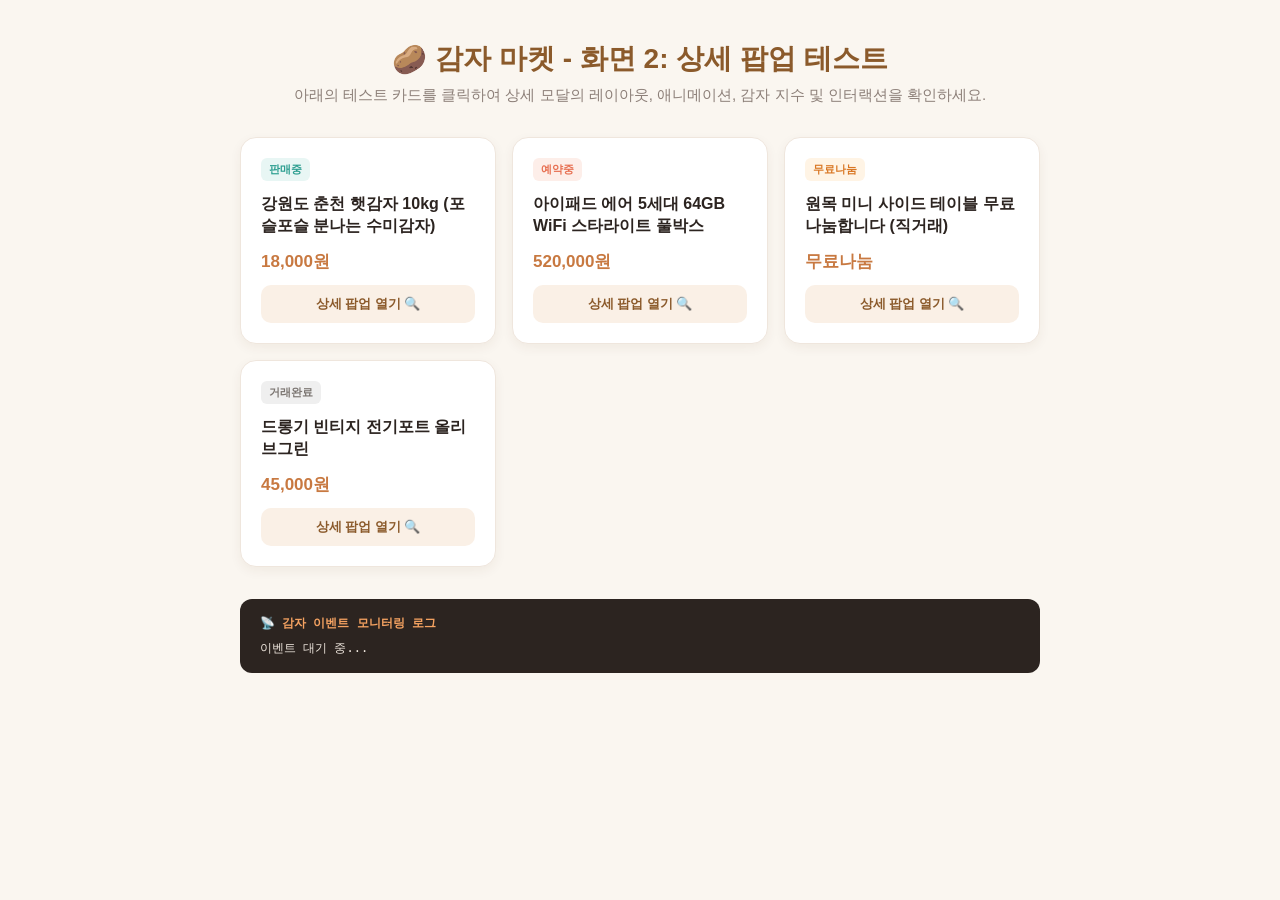
<file: components/test-product-detail.html>
<!DOCTYPE html>
<html lang="ko">
<head>
  <meta charset="UTF-8" />
  <meta name="viewport" content="width=device-width, initial-scale=1.0" />
  <title>감자(Gamza) - 상품 상세 팝업 테스트</title>
  <!-- 상세 모달 스타일 -->
  <link rel="stylesheet" href="./product-detail.css" />
  <style>
    * {
      box-sizing: border-box;
      margin: 0;
      padding: 0;
    }
    body {
      font-family: -apple-system, BlinkMacSystemFont, "Apple SD Gothic Neo", "Pretendard Variable", sans-serif;
      background-color: #FAF6F0;
      color: #372F2B;
      padding: 40px 20px;
      min-height: 100vh;
    }
    .demo-header {
      max-width: 800px;
      margin: 0 auto 32px;
      text-align: center;
    }
    .demo-title {
      font-size: 28px;
      font-weight: 800;
      color: #8B5A2B;
      display: flex;
      align-items: center;
      justify-content: center;
      gap: 8px;
      margin-bottom: 8px;
    }
    .demo-desc {
      color: #8C7F78;
      font-size: 15px;
    }
    .test-cards-grid {
      max-width: 800px;
      margin: 0 auto;
      display: grid;
      grid-template-columns: repeat(auto-fill, minmax(240px, 1fr));
      gap: 16px;
    }
    .test-card {
      background: #FFFFFF;
      border: 1px solid #EFE6DD;
      border-radius: 16px;
      padding: 20px;
      display: flex;
      flex-direction: column;
      gap: 12px;
      cursor: pointer;
      box-shadow: 0 4px 12px rgba(84, 48, 20, 0.06);
      transition: transform 0.2s ease, box-shadow 0.2s ease, border-color 0.2s ease;
    }
    .test-card:hover {
      transform: translateY(-4px);
      box-shadow: 0 10px 24px rgba(84, 48, 20, 0.12);
      border-color: #C87941;
    }
    .test-card-tag {
      align-self: flex-start;
      font-size: 11px;
      font-weight: 700;
      padding: 4px 8px;
      border-radius: 6px;
    }
    .test-card-tag.sale { background: #E8F6F4; color: #2A9D8F; }
    .test-card-tag.reserved { background: #FDEEE9; color: #E76F51; }
    .test-card-tag.sold { background: #EFEFEF; color: #7A7470; }
    .test-card-tag.free { background: #FFF4E5; color: #D97724; }
    .test-card-title {
      font-size: 16px;
      font-weight: 700;
      color: #2C2420;
      line-height: 1.4;
    }
    .test-card-price {
      font-size: 17px;
      font-weight: 800;
      color: #C87941;
    }
    .test-card-btn {
      margin-top: auto;
      padding: 10px;
      background: #FAF0E6;
      color: #8B5A2B;
      border: none;
      border-radius: 10px;
      font-weight: 700;
      font-size: 13px;
      cursor: pointer;
      display: flex;
      align-items: center;
      justify-content: center;
      gap: 6px;
    }
    .test-card:hover .test-card-btn {
      background: #C87941;
      color: #FFFFFF;
    }
    .event-log-panel {
      max-width: 800px;
      margin: 32px auto 0;
      background: #2C2420;
      color: #EFE7DE;
      padding: 16px 20px;
      border-radius: 12px;
      font-family: monospace;
      font-size: 12px;
    }
    .event-log-title {
      color: #F4A261;
      font-weight: bold;
      margin-bottom: 8px;
    }
  </style>
</head>
<body>

  <header class="demo-header">
    <h1 class="demo-title"><span>🥔</span> 감자 마켓 - 화면 2: 상세 팝업 테스트</h1>
    <p class="demo-desc">아래의 테스트 카드를 클릭하여 상세 모달의 레이아웃, 애니메이션, 감자 지수 및 인터랙션을 확인하세요.</p>
  </header>

  <div class="test-cards-grid">
    <!-- 테스트 케이스 1: 감자왕의 햇감자 (판매중, 99℃) -->
    <div class="test-card" id="card-1">
      <span class="test-card-tag sale">판매중</span>
      <h3 class="test-card-title">강원도 춘천 햇감자 10kg (포슬포슬 분나는 수미감자)</h3>
      <div class="test-card-price">18,000원</div>
      <button type="button" class="test-card-btn">상세 팝업 열기 🔍</button>
    </div>

    <!-- 테스트 케이스 2: 아이패드 에어 (예약중, 62.5℃) -->
    <div class="test-card" id="card-2">
      <span class="test-card-tag reserved">예약중</span>
      <h3 class="test-card-title">아이패드 에어 5세대 64GB WiFi 스타라이트 풀박스</h3>
      <div class="test-card-price">520,000원</div>
      <button type="button" class="test-card-btn">상세 팝업 열기 🔍</button>
    </div>

    <!-- 테스트 케이스 3: 무료 나눔 (36.5℃ 기본 온도) -->
    <div class="test-card" id="card-3">
      <span class="test-card-tag free">무료나눔</span>
      <h3 class="test-card-title">원목 미니 사이드 테이블 무료 나눔합니다 (직거래)</h3>
      <div class="test-card-price">무료나눔</div>
      <button type="button" class="test-card-btn">상세 팝업 열기 🔍</button>
    </div>

    <!-- 테스트 케이스 4: 거래 완료 (75℃) -->
    <div class="test-card" id="card-4">
      <span class="test-card-tag sold">거래완료</span>
      <h3 class="test-card-title">드롱기 빈티지 전기포트 올리브그린</h3>
      <div class="test-card-price">45,000원</div>
      <button type="button" class="test-card-btn">상세 팝업 열기 🔍</button>
    </div>
  </div>

  <div class="event-log-panel">
    <div class="event-log-title">📡 감자 이벤트 모니터링 로그</div>
    <div id="log-output">이벤트 대기 중...</div>
  </div>

  <!-- 상세 모달 스크립트 (모달 마크업 자동 주입 지원) -->
  <script src="./product-detail.js"></script>

  <script>
    const sampleProducts = [
      {
        id: 1,
        title: '강원도 춘천 햇감자 10kg (포슬포슬 분나는 수미감자)',
        category: '식품/농산물',
        price: 18000,
        location: '강원도 춘천시 퇴계동',
        timeAgo: '10분 전',
        status: '판매중',
        image: 'https://images.unsplash.com/photo-1518977676601-b53f82aba655?w=600&auto=format&fit=crop&q=80',
        description: '강원도 춘천 밭에서 직접 캐낸 싱싱하고 포슬포슬한 햇감자입니다!\n쪄서 설탕이나 소금 찍어 먹어도 기가 막히고, 감자전이나 된장찌개에 넣어도 최고예요.\n\n- 품종: 강원도 수미감자\n- 수량: 10kg 박스 포장\n- 거래 희망 장소: 퇴계동 주민센터 앞 또는 남춘천역 인근 직거래 선호합니다.\n\n정성스레 캐서 보내드리니 편하게 문의주세요! 🥔❤️',
        seller: {
          name: '감자왕김감자',
          location: '춘천시 퇴계동',
          temperature: 99.0,
          temperatureLabel: '따뜻한 감자 99℃'
        },
        liked: false,
        likeCount: 18
      },
      {
        id: 2,
        title: '아이패드 에어 5세대 64GB WiFi 스타라이트 풀박스',
        category: '디지털기기',
        price: 520000,
        location: '서울시 강남구 역삼동',
        timeAgo: '30분 전',
        status: '예약중',
        image: 'https://images.unsplash.com/photo-1544244015-0df4b3ffc6b0?w=600&auto=format&fit=crop&q=80',
        description: '구매 후 케이스와 강화유리 필름을 항상 부착하여 기스 없이 깨끗합니다.\n배터리 효율 98%이고 충전기, 케이블 등 구성품 모두 보관 중입니다.\n현재 예약자분이 계시며 예약 취소 시 순서대로 연락드리겠습니다.',
        seller: {
          name: '얼리어답터감자',
          location: '강남구 역삼동',
          temperature: 62.5,
          temperatureLabel: '따뜻한 감자 62.5℃'
        },
        liked: true,
        likeCount: 42
      },
      {
        id: 3,
        title: '원목 미니 사이드 테이블 무료 나눔합니다 (직거래)',
        category: '가구/인테리어',
        price: 0,
        isFree: true,
        location: '서울시 서초구 서초동',
        timeAgo: '1시간 전',
        status: '판매중',
        image: 'https://images.unsplash.com/photo-1532372320572-cda25653a26d?w=600&auto=format&fit=crop&q=80',
        description: '이사 일정으로 인해 가구를 정리하면서 필요하신 분께 나눔합니다.\n약간의 생활 스크래치는 있으나 사용하시는데 전혀 지장 없습니다.\n부피가 있어 서초역 인근 직접 오셔서 가져가실 분만 연락 부탁드립니다.',
        seller: {
          name: '나눔요정감자',
          location: '서초구 서초동',
          temperature: 36.5,
          temperatureLabel: '포근한 감자 36.5℃'
        },
        liked: false,
        likeCount: 9
      },
      {
        id: 4,
        title: '드롱기 빈티지 전기포트 올리브그린',
        category: '생활가전',
        price: 45000,
        location: '서울시 송파구 잠실동',
        timeAgo: '1일 전',
        status: '거래 완료',
        image: 'https://images.unsplash.com/photo-1585515320310-259814833e62?w=600&auto=format&fit=crop&q=80',
        description: '주방 인테리어용으로 훌륭한 드롱기 아이코나 빈티지 전기포트입니다.\n좋은 분께 안전하게 거래 완료되었습니다. 감사합니다!',
        seller: {
          name: '잠실댁포테이토',
          location: '송파구 잠실동',
          temperature: 75.0,
          temperatureLabel: '따뜻한 감자 75℃'
        },
        liked: false,
        likeCount: 15
      }
    ];

    const logOutput = document.getElementById('log-output');
    function log(message) {
      const time = new Date().toLocaleTimeString();
      logOutput.innerHTML = `[${time}] ${message}<br>` + logOutput.innerHTML;
    }

    // 카드 클릭 이벤트 바인딩
    document.getElementById('card-1').addEventListener('click', () => {
      window.GamzaDetail.open(sampleProducts[0]);
    });
    document.getElementById('card-2').addEventListener('click', () => {
      window.GamzaDetail.open(sampleProducts[1]);
    });
    document.getElementById('card-3').addEventListener('click', () => {
      window.GamzaDetail.open(sampleProducts[2]);
    });
    document.getElementById('card-4').addEventListener('click', () => {
      window.GamzaDetail.open(sampleProducts[3]);
    });

    // 글로벌 커스텀 이벤트 리스닝
    window.addEventListener('gamza:detail:open', (e) => {
      log(`👉 [gamza:detail:open] 상품 열림 - "${e.detail.product.title}" (${e.detail.product.price}원, 판매자: ${e.detail.product.seller.name})`);
    });

    window.addEventListener('gamza:detail:close', (e) => {
      log(`👈 [gamza:detail:close] 상품 닫힘`);
    });

    window.addEventListener('gamza:detail:like', (e) => {
      log(`❤️ [gamza:detail:like] 관심 토글 - ID: ${e.detail.productId}, 관심여부: ${e.detail.liked}, 총 관심수: ${e.detail.likeCount}`);
    });

    window.addEventListener('gamza:detail:chat', (e) => {
      log(`💬 [gamza:detail:chat] 채팅 시도 - 상품 ID: ${e.detail.productId}`);
    });
  </script>
</body>
</html>
</file>
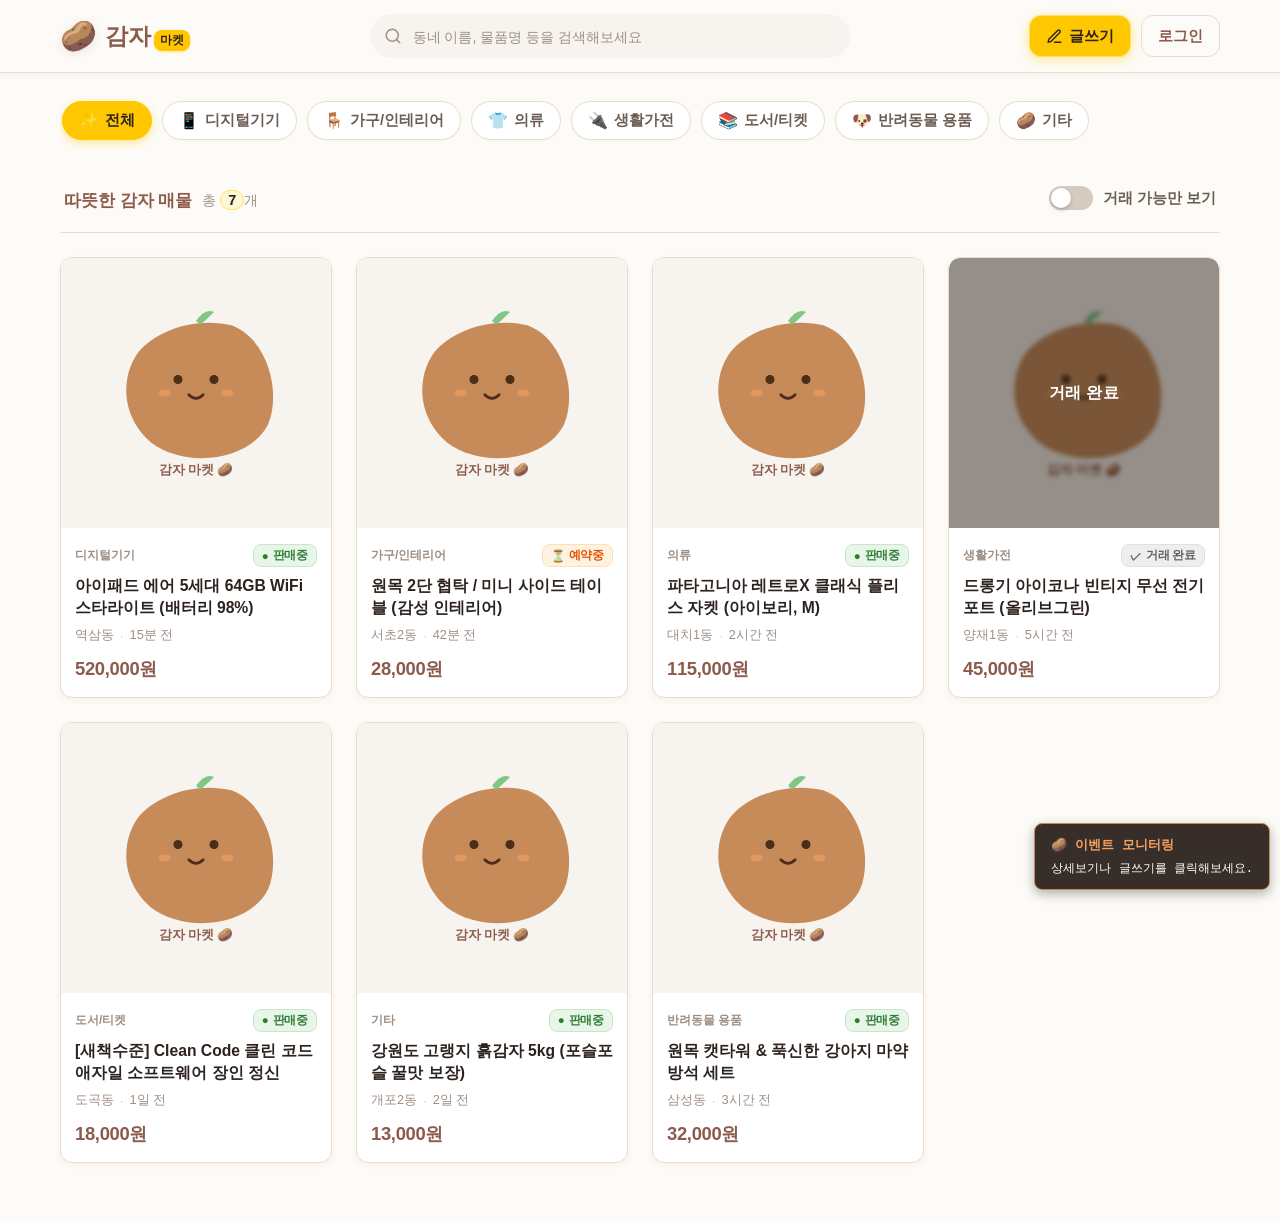
<file: components/test-product-list.html>
<!DOCTYPE html>
<html lang="ko">
<head>
  <meta charset="UTF-8" />
  <meta name="viewport" content="width=device-width, initial-scale=1.0" />
  <title>감자(Gamza) - 상품 목록 테스트</title>
  <link rel="stylesheet" href="./product-list.css" />
  <style>
    /* 데모 페이지 전용 리셋 및 콘솔 로그 디스플레이 */
    * {
      box-sizing: border-box;
      margin: 0;
      padding: 0;
    }
    body {
      background-color: #FDFBF7;
    }
    #debug-panel {
      position: fixed;
      bottom: 10px;
      right: 10px;
      max-width: 360px;
      background: rgba(45, 35, 30, 0.95);
      color: #fff;
      padding: 12px 16px;
      border-radius: 8px;
      font-size: 12px;
      font-family: monospace;
      z-index: 9999;
      box-shadow: 0 4px 12px rgba(0,0,0,0.3);
      border: 1px solid #C68B59;
    }
    #debug-panel h4 {
      color: #F4A261;
      margin-bottom: 6px;
      font-size: 13px;
    }
  </style>
</head>
<body>
  <!-- product-list.html 컴포넌트 내용 인라인 삽입 -->
  <!--#include file="product-list.html" -->
  <div id="component-root"></div>

  <!-- 이벤트 리스너 테스트용 디버그 패널 -->
  <div id="debug-panel">
    <h4>🥔 이벤트 모니터링</h4>
    <div id="event-log">상세보기나 글쓰기를 클릭해보세요.</div>
  </div>

  <script src="./product-list.js"></script>
  <script>
    // product-list.html 동적 로드 후 초기화
    fetch('./product-list.html')
      .then(res => res.text())
      .then(html => {
        document.getElementById('component-root').innerHTML = html;
        window.GamzaProductList.init();
      })
      .catch(err => {
        console.error('컴포넌트 로드 실패:', err);
      });

    // 이벤트 리스너 등록 테스트
    const logEl = document.getElementById('event-log');
    window.addEventListener('gamza:open-detail', (e) => {
      console.log('감자 상품 상세 오픈:', e.detail);
      logEl.innerHTML = `<strong>[gamza:open-detail]</strong><br>ID: ${e.detail.id}<br>제목: ${e.detail.title}<br>가격: ${e.detail.price}원<br>상태: ${e.detail.status}`;
    });

    window.addEventListener('gamza:open-write', (e) => {
      console.log('감자 글쓰기 모달 열기 요청:', e.detail);
      logEl.innerHTML = `<strong>[gamza:open-write]</strong><br>새 판매글 작성 모달 요청됨!`;
    });
  </script>
</body>
</html>
</file>
<file: components/product-detail.css>
/* ==========================================================================
   [화면 2] 감자(Gamza) 상품 상세 모달 팝업 스타일 시트
   ========================================================================== */

:root {
  --gamza-primary: #C87941;
  --gamza-primary-hover: #B26530;
  --gamza-primary-light: #FDF4EB;
  --gamza-primary-subtle: #FAF0E6;
  --gamza-secondary: #8B5A2B;
  --gamza-dark: #2C2420;
  --gamza-text: #372F2B;
  --gamza-text-muted: #8C7F78;
  --gamza-text-light: #B4A9A2;
  --gamza-bg: #FCF9F5;
  --gamza-card-bg: #FFFFFF;
  --gamza-border: #EFE6DD;
  --gamza-border-soft: #F5EEE6;

  /* 시선을 사로잡는 밝은 노란색 포인트 팔레트 */
  --gamza-point-yellow: #FFC700;
  --gamza-point-yellow-hover: #EBB600;
  --gamza-point-yellow-light: #FFF8D6;
  --gamza-point-yellow-border: #FFE066;
  --gamza-point-yellow-text: #735000;

  --gamza-sale: #2A9D8F;
  --gamza-sale-bg: #E8F6F4;
  --gamza-reserved: #E76F51;
  --gamza-reserved-bg: #FDEEE9;
  --gamza-sold: #7A7470;
  --gamza-sold-bg: #EFEFEF;
  --gamza-shadow-modal: 0 24px 48px -12px rgba(84, 48, 20, 0.28), 0 8px 24px -4px rgba(84, 48, 20, 0.12);
  --gamza-radius-lg: 24px;
  --gamza-radius-md: 16px;
  --gamza-radius-sm: 10px;
  --gamza-radius-full: 9999px;
  --gamza-font-family: -apple-system, BlinkMacSystemFont, "Apple SD Gothic Neo", "Pretendard Variable", Pretendard, "Malgun Gothic", "Segoe UI", Roboto, sans-serif;
}

/* --------------------------------------------------------------------------
   1. 모달 기본 컨테이너 & 오버레이
   -------------------------------------------------------------------------- */
.gamza-modal {
  position: fixed;
  top: 0;
  left: 0;
  width: 100vw;
  height: 100vh;
  z-index: 1000;
  display: flex;
  align-items: center;
  justify-content: center;
  padding: 20px;
  box-sizing: border-box;
  font-family: var(--gamza-font-family);
  visibility: visible;
  opacity: 1;
  transition: visibility 0.25s ease, opacity 0.25s ease;
}

.gamza-modal[hidden] {
  display: none !important;
  visibility: hidden;
  opacity: 0;
  pointer-events: none;
}

/* 어두운 배경 오버레이 (블러 효과 포함) */
.gamza-modal-backdrop {
  position: absolute;
  top: 0;
  left: 0;
  width: 100%;
  height: 100%;
  background-color: rgba(38, 24, 15, 0.58);
  backdrop-filter: blur(8px);
  -webkit-backdrop-filter: blur(8px);
  animation: gamzaBackdropFadeIn 0.3s cubic-bezier(0.16, 1, 0.3, 1) forwards;
}

/* 모달 메인 박스 */
.gamza-modal-container {
  position: relative;
  z-index: 2;
  width: 100%;
  max-width: 580px;
  max-height: 88vh;
  display: flex;
  flex-direction: column;
  background-color: var(--gamza-card-bg);
  border-radius: var(--gamza-radius-lg);
  box-shadow: var(--gamza-shadow-modal);
  border: 1px solid var(--gamza-border-soft);
  overflow: hidden;
  animation: gamzaModalScaleIn 0.32s cubic-bezier(0.16, 1, 0.3, 1) forwards;
  will-change: transform, opacity;
}

/* 상단 우측 플로팅 닫기(X) 버튼 - 고대비 프리미엄 리디자인:
   - 순백색 및 다양한 명암의 상품 이미지 위에서도 압도적인 시인성을 보장하는 다크 프로스티드 글래스
   - 입체적인 반투명 림(Rim) 보더 & 듀얼 드롭 섀도우
   - 브랜드 포인트 옐로우 호버 인터랙션 (90도 회전 및 앰버 글로우) & ESC 안내 툴팁 */
.gamza-modal-close-btn,
.gamza-detail-close-btn {
  position: absolute;
  top: 16px;
  right: 16px;
  z-index: 30;
  width: 42px;
  height: 42px;
  padding: 0;
  display: inline-flex;
  align-items: center;
  justify-content: center;
  border-radius: var(--gamza-radius-full);
  background-color: rgba(28, 20, 15, 0.78);
  -webkit-backdrop-filter: blur(12px) saturate(180%);
  backdrop-filter: blur(12px) saturate(180%);
  color: #FFFFFF;
  border: 1.5px solid rgba(255, 255, 255, 0.42);
  cursor: pointer;
  box-shadow: 0 4px 14px rgba(0, 0, 0, 0.35), 0 1px 3px rgba(0, 0, 0, 0.25);
  transition: transform 0.2s cubic-bezier(0.16, 1, 0.3, 1),
              background-color 0.2s ease,
              border-color 0.2s ease,
              color 0.2s ease,
              box-shadow 0.2s ease;
  user-select: none;
  -webkit-tap-highlight-color: transparent;
}

.gamza-modal-close-btn svg,
.gamza-detail-close-btn svg {
  width: 22px;
  height: 22px;
  stroke: currentColor;
  stroke-width: 2.4;
  filter: drop-shadow(0 1px 2px rgba(0, 0, 0, 0.4));
  transition: transform 0.2s cubic-bezier(0.16, 1, 0.3, 1);
}

/* 마우스 호버 시: 감자 옐로우 포인트 컬러 & 깊이감 있는 앰버 글로우 & 90도 회전 */
.gamza-modal-close-btn:hover,
.gamza-detail-close-btn:hover {
  background-color: var(--gamza-point-yellow, #FFC700);
  color: var(--gamza-dark, #2C2420);
  border-color: var(--gamza-point-yellow-border, #FFE066);
  transform: scale(1.08);
  box-shadow: 0 6px 20px rgba(255, 199, 0, 0.55), 0 2px 6px rgba(0, 0, 0, 0.3);
}

.gamza-modal-close-btn:hover svg,
.gamza-detail-close-btn:hover svg {
  transform: rotate(90deg);
  filter: none;
}

/* 액티브/클릭 시 누름 효과 */
.gamza-modal-close-btn:active,
.gamza-detail-close-btn:active {
  transform: scale(0.92);
  background-color: var(--gamza-point-yellow-active, #D9A500);
}

/* 키보드 포커스 접근성 */
.gamza-modal-close-btn:focus-visible,
.gamza-detail-close-btn:focus-visible {
  outline: 3px solid var(--gamza-point-yellow, #FFC700);
  outline-offset: 3px;
}

/* 데스크톱 마우스 호버 시 '닫기 (ESC)' 안내 툴팁 */
@media (hover: hover) {
  .gamza-modal-close-btn::after,
  .gamza-detail-close-btn::after {
    content: "닫기 (ESC)";
    position: absolute;
    top: calc(100% + 8px);
    right: 0;
    white-space: nowrap;
    font-size: 11px;
    font-weight: 700;
    line-height: 1;
    color: #FFFFFF;
    background: rgba(28, 20, 15, 0.94);
    -webkit-backdrop-filter: blur(6px);
    backdrop-filter: blur(6px);
    padding: 6px 10px;
    border-radius: 6px;
    box-shadow: 0 4px 12px rgba(0, 0, 0, 0.3);
    border: 1px solid rgba(255, 255, 255, 0.2);
    opacity: 0;
    transform: translateY(-4px);
    pointer-events: none;
    transition: opacity 0.18s ease, transform 0.18s ease;
    z-index: 40;
  }

  .gamza-modal-close-btn:hover::after,
  .gamza-detail-close-btn:hover::after {
    opacity: 1;
    transform: translateY(0);
  }
}

/* --------------------------------------------------------------------------
   2. 본문 스크롤 영역 & 레이아웃
   -------------------------------------------------------------------------- */
.gamza-modal-scrollable {
  flex: 1 1 auto;
  overflow-y: auto;
  overflow-x: hidden;
  -webkit-overflow-scrolling: touch;
  scroll-behavior: smooth;
  overscroll-behavior: contain;
}

/* 커스텀 스크롤바 */
.gamza-modal-scrollable::-webkit-scrollbar {
  width: 6px;
}
.gamza-modal-scrollable::-webkit-scrollbar-track {
  background: transparent;
}
.gamza-modal-scrollable::-webkit-scrollbar-thumb {
  background: #E4D9CD;
  border-radius: 4px;
}
.gamza-modal-scrollable::-webkit-scrollbar-thumb:hover {
  background: #CDBEAF;
}

/* 1) 위쪽 상품 이미지 영역 */
.gamza-detail-media-wrap {
  position: relative;
  width: 100%;
  aspect-ratio: 16 / 11;
  background-color: var(--gamza-bg);
  overflow: hidden;
  display: flex;
  align-items: center;
  justify-content: center;
}

/* 이미지 상단 비네트 그라데이션 (닫기 버튼 시인성 보호 스크림)
   순백색 이미지나 밝은 사진 위에서도 닫기 버튼이 항상 선명하게 보이도록 보호 */
.gamza-detail-media-wrap::before {
  content: "";
  position: absolute;
  top: 0;
  left: 0;
  right: 0;
  height: 88px;
  background: linear-gradient(180deg, rgba(20, 14, 10, 0.6) 0%, rgba(20, 14, 10, 0.22) 50%, transparent 100%);
  z-index: 2;
  pointer-events: none;
}

.gamza-detail-image {
  position: relative;
  z-index: 1;
  width: 100%;
  height: 100%;
  object-fit: cover;
  object-position: center;
  display: block;
  transition: transform 0.4s ease;
}

.gamza-detail-media-wrap:hover .gamza-detail-image {
  transform: scale(1.025);
}

/* 이미지 하단 은은한 그라데이션 */
.gamza-image-gradient-overlay {
  position: absolute;
  bottom: 0;
  left: 0;
  width: 100%;
  height: 48px;
  background: linear-gradient(to top, rgba(0, 0, 0, 0.15) 0%, transparent 100%);
  pointer-events: none;
}

/* 이미지 로드 실패 시 대체 화면 */
.gamza-image-fallback {
  display: flex;
  flex-direction: column;
  align-items: center;
  justify-content: center;
  gap: 8px;
  color: var(--gamza-text-muted);
}
.gamza-image-fallback .fallback-icon {
  font-size: 48px;
}
.gamza-image-fallback .fallback-text {
  font-size: 13px;
  font-weight: 500;
}

/* 본문 내용 패딩 */
.gamza-detail-content {
  padding: 24px 24px 32px 24px;
}

/* 1) 판매 상태 뱃지 & 카테고리 태그 */
.gamza-detail-meta-row {
  display: flex;
  align-items: center;
  gap: 8px;
  margin-bottom: 12px;
}

.gamza-badge {
  display: inline-flex;
  align-items: center;
  padding: 4px 10px;
  font-size: 12px;
  font-weight: 700;
  border-radius: var(--gamza-radius-sm);
  letter-spacing: -0.2px;
}

/* 판매중 */
.gamza-badge--sale {
  color: var(--gamza-sale);
  background-color: var(--gamza-sale-bg);
  border: 1px solid rgba(42, 157, 143, 0.25);
}

/* 예약중 */
.gamza-badge--reserved {
  color: var(--gamza-reserved);
  background-color: var(--gamza-reserved-bg);
  border: 1px solid rgba(231, 111, 81, 0.25);
}

/* 거래완료 */
.gamza-badge--sold {
  color: var(--gamza-sold);
  background-color: var(--gamza-sold-bg);
  border: 1px solid rgba(122, 116, 112, 0.25);
}

.gamza-category-tag {
  display: inline-flex;
  align-items: center;
  padding: 4px 10px;
  font-size: 12px;
  font-weight: 600;
  color: var(--gamza-secondary);
  background-color: var(--gamza-primary-light);
  border-radius: var(--gamza-radius-sm);
}

/* 2) 상품명 (굵고 가독성 높은 타이틀) */
.gamza-detail-title {
  margin: 0 0 10px 0;
  font-size: 22px;
  font-weight: 800;
  line-height: 1.35;
  color: var(--gamza-dark);
  letter-spacing: -0.4px;
  word-break: keep-all;
  overflow-wrap: break-word;
}

/* 3) 판매 위치 & 업로드 시간 (연한 텍스트 캡션) */
.gamza-detail-submeta {
  display: flex;
  align-items: center;
  flex-wrap: wrap;
  gap: 8px;
  font-size: 13px;
  color: var(--gamza-text-muted);
  margin-bottom: 18px;
}

.gamza-submeta-item {
  display: inline-flex;
  align-items: center;
  gap: 4px;
}

.gamza-submeta-item .submeta-icon {
  color: var(--gamza-text-light);
  flex-shrink: 0;
}

.gamza-submeta-divider {
  color: var(--gamza-border);
  font-size: 11px;
}

/* 4) 가격 (눈에 띄는 크기의 원화 표시) */
.gamza-detail-price-wrap {
  display: flex;
  align-items: baseline;
  gap: 3px;
  margin-bottom: 20px;
}

.gamza-detail-price {
  font-size: 28px;
  font-weight: 800;
  color: var(--gamza-dark);
  letter-spacing: -0.5px;
  font-feature-settings: "tnum";
}

.gamza-price-unit {
  font-size: 18px;
  font-weight: 700;
  color: var(--gamza-dark);
}

/* 구분선 */
.gamza-detail-divider {
  height: 1px;
  background-color: var(--gamza-border-soft);
  margin: 20px 0;
}

/* 5) 상품 설명 (상세 설명 텍스트) */
.gamza-detail-desc-wrap {
  margin-bottom: 22px;
}

.gamza-section-title {
  margin: 0 0 10px 0;
  font-size: 15px;
  font-weight: 700;
  color: var(--gamza-dark);
  letter-spacing: -0.2px;
}

.gamza-detail-description {
  margin: 0;
  font-size: 15px;
  line-height: 1.7;
  color: var(--gamza-text);
  white-space: pre-wrap;
  word-break: break-word;
  letter-spacing: -0.2px;
}

/* --------------------------------------------------------------------------
   3. 판매자 정보 영역 & 감자 감성 요소 (감자 지수)
   -------------------------------------------------------------------------- */
.gamza-seller-card {
  background-color: #FCF9F5;
  border: 1px solid var(--gamza-border);
  border-radius: var(--gamza-radius-md);
  padding: 18px;
  display: flex;
  flex-direction: column;
  gap: 16px;
}

.gamza-seller-main {
  display: flex;
  align-items: center;
  gap: 14px;
}

.gamza-seller-avatar-wrap {
  position: relative;
  width: 52px;
  height: 52px;
  flex-shrink: 0;
}

.gamza-seller-avatar {
  width: 100%;
  height: 100%;
  border-radius: var(--gamza-radius-full);
  object-fit: cover;
  background-color: var(--gamza-border);
  border: 2px solid #FFFFFF;
  box-shadow: 0 2px 6px rgba(0, 0, 0, 0.08);
}

.gamza-seller-potato-badge {
  position: absolute;
  bottom: -2px;
  right: -3px;
  font-size: 15px;
  background: #FFFFFF;
  border-radius: var(--gamza-radius-full);
  box-shadow: 0 2px 4px rgba(0, 0, 0, 0.12);
  line-height: 1;
  padding: 2px;
}

.gamza-seller-info {
  flex: 1 1 auto;
  min-width: 0;
}

.gamza-seller-name-row {
  display: flex;
  align-items: center;
  gap: 6px;
  margin-bottom: 3px;
}

.gamza-seller-name {
  font-size: 16px;
  font-weight: 700;
  color: var(--gamza-dark);
  letter-spacing: -0.3px;
  white-space: nowrap;
  overflow: hidden;
  text-overflow: ellipsis;
}

.gamza-verified-badge {
  display: inline-block;
  font-size: 10px;
  font-weight: 700;
  padding: 2px 6px;
  background-color: var(--gamza-primary-light);
  color: var(--gamza-secondary);
  border-radius: 6px;
  flex-shrink: 0;
}

.gamza-seller-location {
  font-size: 13px;
  color: var(--gamza-text-muted);
}

/* 감자 지수(매너온도) 박스 */
.gamza-warmth-card {
  background-color: #FFFFFF;
  border-radius: 12px;
  padding: 12px 14px;
  border: 1px solid var(--gamza-border-soft);
}

.gamza-warmth-header {
  display: flex;
  align-items: center;
  justify-content: space-between;
  margin-bottom: 8px;
}

.gamza-warmth-title-group {
  display: inline-flex;
  align-items: center;
  gap: 4px;
}

.gamza-warmth-emoji {
  font-size: 15px;
}

.gamza-warmth-label {
  font-size: 13px;
  font-weight: 700;
  color: var(--gamza-dark);
}

.gamza-warmth-temp {
  font-size: 14px;
  font-weight: 800;
  color: var(--gamza-point-yellow-text);
  letter-spacing: -0.2px;
}

/* 감자 게이지 프로그레스 바 */
.gamza-warmth-bar-track {
  width: 100%;
  height: 8px;
  background-color: #F1ECE5;
  border-radius: var(--gamza-radius-full);
  overflow: hidden;
  position: relative;
}

.gamza-warmth-bar-fill {
  height: 100%;
  border-radius: var(--gamza-radius-full);
  background: linear-gradient(90deg, #FFE066 0%, var(--gamza-point-yellow) 100%);
  transition: width 0.6s cubic-bezier(0.16, 1, 0.3, 1);
  will-change: width;
}

.gamza-warmth-footer {
  margin-top: 6px;
}

.gamza-warmth-message {
  font-size: 12px;
  font-weight: 500;
  color: var(--gamza-text-muted);
}

/* --------------------------------------------------------------------------
   4. 하단 고정 액션 바
   -------------------------------------------------------------------------- */
.gamza-detail-footer {
  flex-shrink: 0;
  display: flex;
  align-items: center;
  gap: 12px;
  padding: 14px 20px;
  background-color: #FFFFFF;
  border-top: 1px solid var(--gamza-border);
  box-shadow: 0 -4px 16px rgba(50, 32, 20, 0.04);
}

/* [관심 추가 ♡] 버튼 */
.gamza-btn-like {
  display: inline-flex;
  align-items: center;
  justify-content: center;
  gap: 6px;
  height: 48px;
  padding: 0 16px;
  background-color: #FFFFFF;
  border: 1.5px solid var(--gamza-border);
  border-radius: var(--gamza-radius-md);
  color: var(--gamza-text-muted);
  cursor: pointer;
  transition: all 0.2s cubic-bezier(0.16, 1, 0.3, 1);
  flex-shrink: 0;
}

.gamza-btn-like:hover {
  border-color: #F0A090;
  color: #E74C3C;
  background-color: #FFF9F8;
}

.gamza-btn-like .like-icon-wrap {
  display: inline-flex;
  align-items: center;
  justify-content: center;
  transition: transform 0.2s ease;
}

.gamza-btn-like .like-heart-icon {
  transition: fill 0.2s ease, stroke 0.2s ease, transform 0.2s ease;
}

.gamza-btn-like .like-count-text {
  font-size: 14px;
  font-weight: 700;
  letter-spacing: -0.2px;
}

/* 관심 활성화 상태 (Filled Heart) */
.gamza-btn-like.is-liked {
  border-color: #FF7675;
  background-color: #FFF5F5;
  color: #E74C3C;
}

.gamza-btn-like.is-liked .like-heart-icon {
  fill: #E74C3C;
  stroke: #E74C3C;
  animation: gamzaHeartPop 0.36s cubic-bezier(0.175, 0.885, 0.32, 1.275);
}

/* [채팅 시작하기] 버튼 */
.gamza-btn-chat {
  flex: 1 1 auto;
  display: inline-flex;
  align-items: center;
  justify-content: center;
  gap: 8px;
  height: 48px;
  padding: 0 20px;
  background: var(--gamza-point-yellow);
  color: var(--gamza-dark);
  border: 1px solid var(--gamza-point-yellow-border);
  border-radius: var(--gamza-radius-md);
  font-size: 16px;
  font-weight: 800;
  cursor: pointer;
  letter-spacing: -0.3px;
  box-shadow: 0 4px 14px rgba(255, 199, 0, 0.4);
  transition: transform 0.18s ease, box-shadow 0.18s ease, background-color 0.18s ease;
}

.gamza-btn-chat:hover {
  background: var(--gamza-point-yellow-hover);
  box-shadow: 0 6px 18px rgba(255, 199, 0, 0.52);
  transform: translateY(-1px);
}

.gamza-btn-chat:active {
  transform: translateY(1px);
  box-shadow: 0 2px 8px rgba(184, 103, 45, 0.24);
}

.gamza-btn-chat .chat-btn-icon {
  flex-shrink: 0;
}

/* --------------------------------------------------------------------------
   5. 모달 내 피드백 토스트 (관심/채팅 알림용)
   -------------------------------------------------------------------------- */
.gamza-detail-toast {
  position: absolute;
  bottom: 80px;
  left: 50%;
  transform: translateX(-50%) translateY(12px);
  z-index: 100;
  display: inline-flex;
  align-items: center;
  gap: 8px;
  padding: 10px 18px;
  background-color: rgba(44, 36, 32, 0.92);
  backdrop-filter: blur(6px);
  -webkit-backdrop-filter: blur(6px);
  color: #FFFFFF;
  font-size: 13px;
  font-weight: 600;
  border-radius: var(--gamza-radius-full);
  box-shadow: 0 8px 24px rgba(0, 0, 0, 0.22);
  pointer-events: none;
  opacity: 0;
  visibility: hidden;
  transition: opacity 0.24s cubic-bezier(0.16, 1, 0.3, 1), transform 0.24s cubic-bezier(0.16, 1, 0.3, 1), visibility 0.24s ease;
  white-space: nowrap;
}

.gamza-detail-toast.is-show {
  opacity: 1;
  visibility: visible;
  transform: translateX(-50%) translateY(0);
}

/* --------------------------------------------------------------------------
   6. 키프레임 애니메이션
   -------------------------------------------------------------------------- */
@keyframes gamzaBackdropFadeIn {
  from {
    opacity: 0;
  }
  to {
    opacity: 1;
  }
}

@keyframes gamzaModalScaleIn {
  0% {
    opacity: 0;
    transform: scale(0.94) translateY(16px);
  }
  100% {
    opacity: 1;
    transform: scale(1) translateY(0);
  }
}

@keyframes gamzaModalSlideUp {
  0% {
    opacity: 0;
    transform: translateY(100%);
  }
  100% {
    opacity: 1;
    transform: translateY(0);
  }
}

@keyframes gamzaHeartPop {
  0% {
    transform: scale(1);
  }
  40% {
    transform: scale(1.35);
  }
  70% {
    transform: scale(0.9);
  }
  100% {
    transform: scale(1);
  }
}

/* --------------------------------------------------------------------------
   7. 모바일 반응형 최적화 (Max 640px)
   -------------------------------------------------------------------------- */
@media (max-width: 640px) {
  .gamza-modal {
    padding: 0;
    align-items: flex-end; /* 바텀시트 스타일 */
  }

  .gamza-modal-container {
    max-width: 100%;
    max-height: 92vh;
    border-bottom-left-radius: 0;
    border-bottom-right-radius: 0;
    border-left: none;
    border-right: none;
    border-bottom: none;
    animation: gamzaModalSlideUp 0.34s cubic-bezier(0.16, 1, 0.3, 1) forwards;
  }

  .gamza-modal-close-btn,
  .gamza-detail-close-btn {
    top: 12px;
    right: 12px;
    width: 38px;
    height: 38px;
  }

  .gamza-detail-media-wrap {
    aspect-ratio: 4 / 3;
  }

  .gamza-detail-content {
    padding: 18px 18px 24px 18px;
  }

  .gamza-detail-title {
    font-size: 20px;
  }

  .gamza-detail-price {
    font-size: 24px;
  }

  .gamza-price-unit {
    font-size: 16px;
  }

  .gamza-detail-footer {
    padding: 12px 16px;
    padding-bottom: calc(12px + env(safe-area-inset-bottom, 0px));
  }

  .gamza-btn-chat {
    font-size: 15px;
    height: 46px;
  }

  .gamza-btn-like {
    height: 46px;
    padding: 0 14px;
  }

  .gamza-detail-toast {
    bottom: calc(76px + env(safe-area-inset-bottom, 0px));
    font-size: 12px;
  }
}
</file>
<file: components/product-list.css>
/* ==========================================================================
   [화면 1] 감자(Gamza) 상품 목록 전용 스타일시트
   색상 테마: 따뜻한 감자 브라운(#8D5B4C, #C68B59, #F4A261) & 베이지(#FDFBF7, #F7F3EE)
   ========================================================================== */

:root {
  /* 감자 마켓 고유 컬러 팔레트 */
  --gamza-primary: #8D5B4C;        /* 깊고 따뜻한 껍질 브라운 */
  --gamza-primary-hover: #754739;
  --gamza-primary-light: #F5EBE6;
  --gamza-secondary: #C68B59;      /* 구운 감자 골든 브라운 */
  --gamza-secondary-hover: #B57947;
  --gamza-accent: #F4A261;         /* 햇감자 앰버 오렌지 */
  --gamza-accent-soft: #FDE8D7;

  /* 시선을 사로잡는 밝은 노란색 포인트 팔레트 */
  --gamza-point-yellow: #FFC700;
  --gamza-point-yellow-hover: #EBB600;
  --gamza-point-yellow-light: #FFF8D6;
  --gamza-point-yellow-border: #FFE066;
  --gamza-point-yellow-text: #735000;
  
  /* 배경 & 면 색상 */
  --gamza-bg: #FDFBF7;             /* 따뜻한 크림 베이지 배경 */
  --gamza-surface: #FFFFFF;        /* 카드 및 컨테이너 배경 */
  --gamza-surface-alt: #F7F3EE;    /* 서브 면 및 입력창 배경 */
  --gamza-border: #EADBCE;         /* 부드러운 베이지 테두리 */
  --gamza-border-hover: #D0BEAD;

  /* 타이포그래피 색상 */
  --gamza-text-main: #2D231E;      /* 높은 가독성의 딥 브라운 블랙 */
  --gamza-text-sub: #6C5D53;       /* 부드러운 중간 브라운 */
  --gamza-text-muted: #9E8F85;     /* 보조/시간/위치 텍스트 */

  /* 상품 거래 상태 뱃지 색상 */
  --gamza-status-selling-text: #2E7D32;    /* 판매중 (산뜻한 올리브 그린) */
  --gamza-status-selling-bg: #E8F5E9;
  --gamza-status-selling-border: #C8E6C9;

  --gamza-status-reserved-text: #E65100;   /* 예약중 (활기찬 앰버 오렌지) */
  --gamza-status-reserved-bg: #FFF3E0;
  --gamza-status-reserved-border: #FFE0B2;

  --gamza-status-completed-text: #616161;  /* 거래완료 (차분한 그레이) */
  --gamza-status-completed-bg: #EEEEEE;
  --gamza-status-completed-border: #E0E0E0;

  /* 시스템 그림자 & 반경 */
  --gamza-radius-sm: 8px;
  --gamza-radius-md: 12px;
  --gamza-radius-lg: 18px;
  --gamza-radius-full: 9999px;

  --gamza-shadow-sm: 0 2px 6px rgba(141, 91, 76, 0.06);
  --gamza-shadow-md: 0 4px 14px rgba(141, 91, 76, 0.09);
  --gamza-shadow-lg: 0 10px 24px rgba(141, 91, 76, 0.12);

  --gamza-transition: all 0.2s cubic-bezier(0.4, 0, 0.2, 1);
}

/* ==========================================================================
   기본 레이아웃 및 컨테이너
   ========================================================================== */

.gamza-product-list-container {
  font-family: -apple-system, BlinkMacSystemFont, "Pretendard", "Apple SD Gothic Neo", "Segoe UI", Roboto, sans-serif;
  color: var(--gamza-text-main);
  background-color: var(--gamza-bg);
  min-height: 100vh;
  box-sizing: border-box;
  margin: 0;
  padding: 0;
  -webkit-font-smoothing: antialiased;
}

.gamza-product-list-container * {
  box-sizing: border-box;
}

/* ==========================================================================
   상단 헤더 (Header)
   ========================================================================== */

.gamza-header {
  position: sticky;
  top: 0;
  z-index: 100;
  background-color: rgba(253, 251, 247, 0.95);
  backdrop-filter: blur(10px);
  -webkit-backdrop-filter: blur(10px);
  border-bottom: 1px solid var(--gamza-border);
  box-shadow: var(--gamza-shadow-sm);
  transition: var(--gamza-transition);
}

.gamza-header .header-inner {
  max-width: 1200px;
  margin: 0 auto;
  padding: 14px 20px;
  display: flex;
  align-items: center;
  justify-content: space-between;
  gap: 16px;
}

/* 로고 */
.header-logo {
  display: flex;
  align-items: center;
  gap: 8px;
  text-decoration: none;
  color: var(--gamza-primary);
  flex-shrink: 0;
  user-select: none;
  transition: transform 0.15s ease;
}

.header-logo:hover {
  transform: scale(1.02);
}

.header-logo .logo-emoji {
  font-size: 1.85rem;
  line-height: 1;
  filter: drop-shadow(0 2px 4px rgba(141, 91, 76, 0.15));
}

.header-logo .logo-brand {
  display: flex;
  align-items: baseline;
  gap: 4px;
}

.header-logo .logo-title {
  font-size: 1.45rem;
  font-weight: 800;
  letter-spacing: -0.5px;
  color: var(--gamza-primary);
}

.header-logo .logo-badge {
  font-size: 0.75rem;
  font-weight: 800;
  background: var(--gamza-point-yellow);
  color: var(--gamza-text-main);
  padding: 2px 6px;
  border-radius: var(--gamza-radius-sm);
  box-shadow: 0 1px 3px rgba(255, 199, 0, 0.4);
}

/* 검색창 */
.header-search-wrap {
  flex: 1;
  max-width: 480px;
}

.search-input-box {
  position: relative;
  display: flex;
  align-items: center;
  width: 100%;
}

.search-input-box .search-icon {
  position: absolute;
  left: 14px;
  width: 18px;
  height: 18px;
  color: var(--gamza-text-muted);
  pointer-events: none;
  transition: color 0.2s ease;
}

.search-input {
  width: 100%;
  height: 44px;
  padding: 0 38px 0 42px;
  background-color: var(--gamza-surface-alt);
  border: 1.5px solid transparent;
  border-radius: var(--gamza-radius-full);
  font-size: 0.95rem;
  color: var(--gamza-text-main);
  outline: none;
  transition: var(--gamza-transition);
}

.search-input::placeholder {
  color: var(--gamza-text-muted);
  font-size: 0.9rem;
}

.search-input:focus {
  background-color: var(--gamza-surface);
  border-color: var(--gamza-secondary);
  box-shadow: 0 0 0 4px rgba(198, 139, 89, 0.15);
}

.search-input-box:focus-within .search-icon {
  color: var(--gamza-secondary);
}

/* 검색어 지우기 버튼 */
.btn-clear-search {
  position: absolute;
  right: 12px;
  background: #D5C7BA;
  border: none;
  color: #FFFFFF;
  width: 20px;
  height: 20px;
  border-radius: 50%;
  display: flex;
  align-items: center;
  justify-content: center;
  cursor: pointer;
  padding: 0;
  transition: background-color 0.15s ease;
}

.btn-clear-search:hover {
  background: var(--gamza-primary);
}

/* 헤더 우측 액션 */
.header-actions {
  display: flex;
  align-items: center;
  gap: 10px;
  flex-shrink: 0;
}

.btn-header-write {
  display: inline-flex;
  align-items: center;
  gap: 6px;
  height: 42px;
  padding: 0 16px;
  background-color: var(--gamza-point-yellow);
  color: var(--gamza-text-main);
  border: 1px solid var(--gamza-point-yellow-border);
  border-radius: var(--gamza-radius-md);
  font-size: 0.92rem;
  font-weight: 800;
  cursor: pointer;
  box-shadow: 0 3px 12px rgba(255, 199, 0, 0.4);
  transition: var(--gamza-transition);
}

.btn-header-write:hover {
  background-color: var(--gamza-point-yellow-hover);
  transform: translateY(-1px);
  box-shadow: 0 5px 16px rgba(255, 199, 0, 0.52);
}

.btn-header-write:active {
  transform: translateY(0);
}

.btn-header-write .btn-icon {
  width: 17px;
  height: 17px;
}

.btn-header-login {
  height: 42px;
  padding: 0 16px;
  background-color: transparent;
  color: var(--gamza-primary);
  border: 1.5px solid var(--gamza-border);
  border-radius: var(--gamza-radius-md);
  font-size: 0.92rem;
  font-weight: 600;
  cursor: pointer;
  transition: var(--gamza-transition);
}

.btn-header-login:hover {
  background-color: var(--gamza-point-yellow-light);
  border-color: var(--gamza-point-yellow);
}

/* ==========================================================================
   메인 컨텐츠 레이아웃
   ========================================================================== */

.gamza-main-wrap {
  max-width: 1200px;
  margin: 0 auto;
  padding: 24px 20px 60px;
}

/* ==========================================================================
   카테고리 네비게이션
   ========================================================================== */

.category-nav-wrap {
  margin-bottom: 24px;
}

.category-scroll-container {
  display: flex;
  align-items: center;
  gap: 10px;
  overflow-x: auto;
  padding: 4px 2px 10px;
  scrollbar-width: thin;
  scrollbar-color: var(--gamza-border) transparent;
  -webkit-overflow-scrolling: touch;
}

.category-scroll-container::-webkit-scrollbar {
  height: 5px;
}

.category-scroll-container::-webkit-scrollbar-thumb {
  background-color: var(--gamza-border);
  border-radius: 4px;
}

.category-chip {
  display: inline-flex;
  align-items: center;
  gap: 6px;
  padding: 9px 16px;
  background-color: var(--gamza-surface);
  color: var(--gamza-text-sub);
  border: 1.5px solid var(--gamza-border);
  border-radius: var(--gamza-radius-full);
  font-size: 0.92rem;
  font-weight: 600;
  white-space: nowrap;
  cursor: pointer;
  user-select: none;
  transition: var(--gamza-transition);
  box-shadow: 0 1px 3px rgba(0, 0, 0, 0.02);
}

.category-chip:hover {
  border-color: var(--gamza-point-yellow);
  color: var(--gamza-text-main);
  background-color: var(--gamza-point-yellow-light);
  transform: translateY(-1px);
}

.category-chip.active {
  background-color: var(--gamza-point-yellow);
  color: var(--gamza-text-main);
  font-weight: 800;
  border-color: var(--gamza-point-yellow);
  box-shadow: 0 3px 10px rgba(255, 199, 0, 0.4);
}

.category-chip.active:hover {
  background-color: var(--gamza-point-yellow-hover);
  border-color: var(--gamza-point-yellow-hover);
  color: var(--gamza-text-main);
}

.category-chip .chip-icon {
  font-size: 1rem;
  line-height: 1;
}

/* ==========================================================================
   필터 컨트롤 바 (상품 개수 & 토글 버튼)
   ========================================================================== */

.filter-controls-bar {
  display: flex;
  align-items: center;
  justify-content: space-between;
  padding: 12px 4px 18px;
  border-bottom: 1px solid var(--gamza-border);
  margin-bottom: 24px;
  gap: 16px;
  flex-wrap: wrap;
}

.filter-left-info {
  display: flex;
  align-items: center;
  gap: 10px;
}

.filter-left-info .result-label {
  font-size: 1.05rem;
  font-weight: 700;
  color: var(--gamza-primary);
}

.filter-left-info .result-count {
  font-size: 0.9rem;
  color: var(--gamza-text-muted);
}

.filter-left-info .result-count strong {
  color: var(--gamza-text-main);
  background: var(--gamza-point-yellow-light);
  border: 1px solid var(--gamza-point-yellow-border);
  padding: 1px 7px;
  border-radius: var(--gamza-radius-full);
  font-weight: 800;
}

/* 거래 가능만 보기 토글 스위치 */
.toggle-available-container {
  display: inline-flex;
  align-items: center;
  gap: 10px;
  cursor: pointer;
  user-select: none;
  font-size: 0.92rem;
  font-weight: 600;
  color: var(--gamza-text-sub);
  transition: color 0.15s ease;
}

.toggle-available-container:hover {
  color: var(--gamza-primary);
}

.toggle-checkbox {
  position: absolute;
  opacity: 0;
  width: 0;
  height: 0;
}

.toggle-switch-slider {
  position: relative;
  width: 44px;
  height: 24px;
  background-color: #D6CBC1;
  border-radius: var(--gamza-radius-full);
  transition: all 0.25s ease;
  flex-shrink: 0;
}

.toggle-switch-slider::before {
  content: "";
  position: absolute;
  top: 2px;
  left: 2px;
  width: 20px;
  height: 20px;
  background-color: #FFFFFF;
  border-radius: 50%;
  box-shadow: 0 2px 4px rgba(0, 0, 0, 0.2);
  transition: transform 0.25s cubic-bezier(0.4, 0, 0.2, 1);
}

.toggle-checkbox:checked + .toggle-switch-slider {
  background-color: var(--gamza-point-yellow);
  box-shadow: 0 0 10px rgba(255, 199, 0, 0.45);
}

.toggle-checkbox:checked + .toggle-switch-slider::before {
  transform: translateX(20px);
}

.toggle-checkbox:focus-visible + .toggle-switch-slider {
  outline: 2px solid var(--gamza-point-yellow);
  outline-offset: 2px;
}

/* ==========================================================================
   상품 목록 그리드 (Product Grid)
   ========================================================================== */

.product-grid {
  display: grid;
  grid-template-columns: repeat(auto-fill, minmax(250px, 1fr));
  gap: 24px;
}

/* 단일 상품 카드 */
.gamza-card {
  background: var(--gamza-surface);
  border: 1px solid var(--gamza-border);
  border-radius: var(--gamza-radius-md);
  overflow: hidden;
  display: flex;
  flex-direction: column;
  cursor: pointer;
  text-decoration: none;
  color: inherit;
  box-shadow: var(--gamza-shadow-sm);
  transition: transform 0.22s ease, box-shadow 0.22s ease, border-color 0.22s ease;
  position: relative;
}

.gamza-card:hover {
  transform: translateY(-4px);
  box-shadow: 0 8px 22px rgba(255, 199, 0, 0.2), var(--gamza-shadow-md);
  border-color: var(--gamza-point-yellow);
}

.gamza-card:focus-visible {
  outline: 2px solid var(--gamza-primary);
  outline-offset: 3px;
}

/* 카드 이미지 컨테이너 */
.card-thumbnail-wrap {
  position: relative;
  width: 100%;
  padding-top: 100%; /* 1:1 정비율 */
  background-color: var(--gamza-surface-alt);
  overflow: hidden;
}

.card-image {
  position: absolute;
  top: 0;
  left: 0;
  width: 100%;
  height: 100%;
  object-fit: cover;
  transition: transform 0.3s ease;
}

.gamza-card:hover .card-image {
  transform: scale(1.05);
}

/* 거래 완료 시 딤드 오버레이 */
.card-thumbnail-wrap.is-completed::after {
  content: "거래 완료";
  position: absolute;
  inset: 0;
  background-color: rgba(30, 20, 15, 0.45);
  backdrop-filter: blur(2px);
  color: #FFFFFF;
  font-size: 1rem;
  font-weight: 700;
  display: flex;
  align-items: center;
  justify-content: center;
  letter-spacing: 0.5px;
}

/* 카드 내용 영역 */
.card-body {
  padding: 16px 14px;
  display: flex;
  flex-direction: column;
  flex: 1;
}

/* 카테고리 & 뱃지 행 */
.card-top-row {
  display: flex;
  align-items: center;
  justify-content: space-between;
  gap: 8px;
  margin-bottom: 8px;
}

.card-category-tag {
  font-size: 0.76rem;
  color: var(--gamza-text-muted);
  font-weight: 600;
}

/* 판매 상태 뱃지 */
.card-status-badge {
  display: inline-flex;
  align-items: center;
  gap: 4px;
  padding: 3px 8px;
  font-size: 0.72rem;
  font-weight: 700;
  border-radius: var(--gamza-radius-sm);
  border-width: 1px;
  border-style: solid;
  letter-spacing: -0.2px;
}

.card-status-badge.status-selling {
  color: var(--gamza-status-selling-text);
  background-color: var(--gamza-status-selling-bg);
  border-color: var(--gamza-status-selling-border);
}

.card-status-badge.status-reserved {
  color: var(--gamza-status-reserved-text);
  background-color: var(--gamza-status-reserved-bg);
  border-color: var(--gamza-status-reserved-border);
}

.card-status-badge.status-completed {
  color: var(--gamza-status-completed-text);
  background-color: var(--gamza-status-completed-bg);
  border-color: var(--gamza-status-completed-border);
}

/* 상품 제목 */
.card-title {
  font-size: 0.98rem;
  font-weight: 600;
  line-height: 1.4;
  color: var(--gamza-text-main);
  margin: 0 0 8px 0;
  display: -webkit-box;
  -webkit-line-clamp: 2;
  -webkit-box-orient: vertical;
  overflow: hidden;
  text-overflow: ellipsis;
  min-height: 2.8em;
}

/* 위치 & 업로드 시간 정보 */
.card-meta {
  display: flex;
  align-items: center;
  font-size: 0.8rem;
  color: var(--gamza-text-muted);
  gap: 6px;
  margin-bottom: 12px;
}

.card-meta .meta-divider {
  opacity: 0.5;
}

/* 가격 정보 */
.card-price-row {
  margin-top: auto;
  display: flex;
  align-items: baseline;
  justify-content: space-between;
}

.card-price {
  font-size: 1.15rem;
  font-weight: 800;
  color: var(--gamza-primary);
  letter-spacing: -0.3px;
}

.card-price-unit {
  font-size: 0.92rem;
  font-weight: 600;
  margin-left: 1px;
}

/* ==========================================================================
   결과 없음 (Empty State)
   ========================================================================== */

.empty-state {
  text-align: center;
  padding: 60px 20px;
  background-color: var(--gamza-surface);
  border: 1.5px dashed var(--gamza-border);
  border-radius: var(--gamza-radius-lg);
  margin-top: 10px;
}

.empty-illustration {
  font-size: 3.5rem;
  line-height: 1;
  margin-bottom: 14px;
}

.empty-title {
  font-size: 1.25rem;
  font-weight: 700;
  color: var(--gamza-primary);
  margin: 0 0 8px;
}

.empty-desc {
  font-size: 0.92rem;
  color: var(--gamza-text-muted);
  margin: 0 0 20px;
}

.btn-reset-filters {
  display: inline-flex;
  align-items: center;
  gap: 6px;
  padding: 10px 20px;
  background-color: var(--gamza-surface-alt);
  color: var(--gamza-primary);
  border: 1.5px solid var(--gamza-border);
  border-radius: var(--gamza-radius-md);
  font-size: 0.9rem;
  font-weight: 700;
  cursor: pointer;
  transition: var(--gamza-transition);
}

.btn-reset-filters:hover {
  background-color: var(--gamza-primary);
  border-color: var(--gamza-primary);
  color: #FFFFFF;
}

/* ==========================================================================
   토스트 메시지 (Toast)
   ========================================================================== */

.gamza-toast {
  position: fixed;
  bottom: 30px;
  left: 50%;
  transform: translateX(-50%) translateY(100px);
  background-color: rgba(45, 35, 30, 0.92);
  color: #FFFFFF;
  padding: 12px 22px;
  border-radius: var(--gamza-radius-full);
  font-size: 0.92rem;
  font-weight: 600;
  box-shadow: var(--gamza-shadow-lg);
  opacity: 0;
  pointer-events: none;
  transition: transform 0.3s cubic-bezier(0.18, 0.89, 0.32, 1.28), opacity 0.3s ease;
  z-index: 1000;
}

.gamza-toast.show {
  transform: translateX(-50%) translateY(0);
  opacity: 1;
}

/* ==========================================================================
   반응형 미디어 쿼리 (Responsive)
   ========================================================================== */

/* 태블릿 (최대 860px) */
@media (max-width: 860px) {
  .gamza-header .header-inner {
    padding: 12px 16px;
    gap: 12px;
  }

  .header-logo .logo-badge {
    display: none;
  }

  .header-search-wrap {
    max-width: none;
  }

  .product-grid {
    grid-template-columns: repeat(auto-fill, minmax(210px, 1fr));
    gap: 18px;
  }
}

/* 스마트폰 / 모바일 (최대 580px) */
@media (max-width: 580px) {
  .gamza-header .header-inner {
    flex-wrap: wrap;
    padding: 10px 14px;
  }

  .header-logo .logo-emoji {
    font-size: 1.6rem;
  }

  .header-logo .logo-title {
    font-size: 1.25rem;
  }

  /* 검색창을 헤더 2번째 줄로 전체 너비 배치 */
  .header-search-wrap {
    order: 3;
    width: 100%;
    margin-top: 4px;
  }

  .search-input {
    height: 40px;
    font-size: 0.88rem;
  }

  .btn-header-write {
    height: 38px;
    padding: 0 12px;
    font-size: 0.85rem;
  }

  .btn-header-login {
    height: 38px;
    padding: 0 12px;
    font-size: 0.85rem;
  }

  .gamza-main-wrap {
    padding: 16px 14px 50px;
  }

  .category-chip {
    padding: 7px 13px;
    font-size: 0.85rem;
  }

  .filter-controls-bar {
    padding: 8px 0 14px;
    margin-bottom: 16px;
  }

  .filter-left-info .result-label {
    font-size: 0.95rem;
  }

  .toggle-available-container {
    font-size: 0.85rem;
  }

  .product-grid {
    /* 모바일에서는 깔끔한 2열 그리드 */
    grid-template-columns: repeat(2, 1fr);
    gap: 12px;
  }

  .card-body {
    padding: 12px 10px;
  }

  .card-title {
    font-size: 0.88rem;
    min-height: 2.6em;
    margin-bottom: 6px;
  }

  .card-meta {
    font-size: 0.72rem;
    margin-bottom: 8px;
  }

  .card-price {
    font-size: 1rem;
  }
}
</file>
